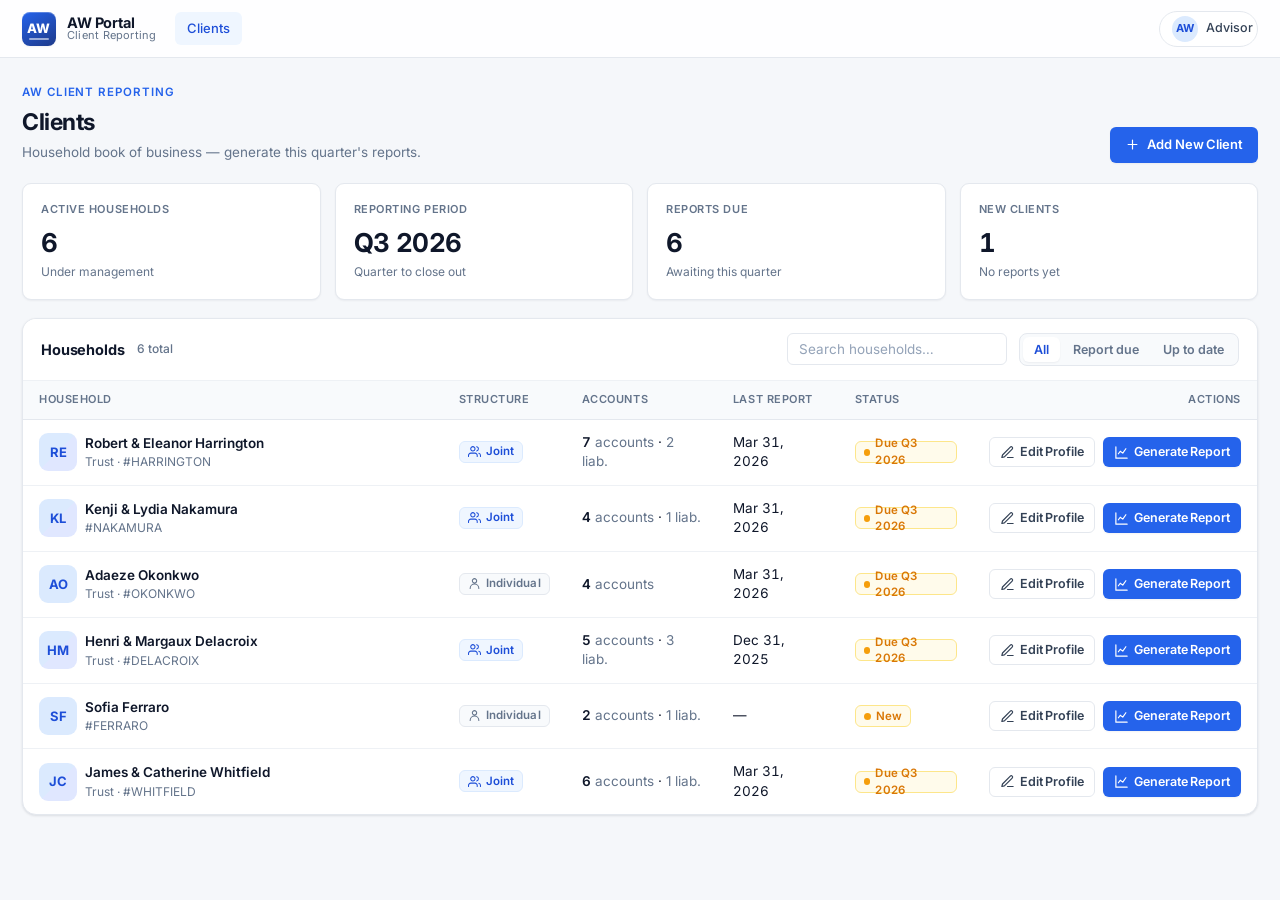
<file: design_handoff/terminal-calculator-interface/project/index.html>
<!DOCTYPE html>
<html lang="en">
<head>
  <meta charset="UTF-8" />
  <meta name="viewport" content="width=device-width, initial-scale=1.0" />
  <title>Clients · AW Portal</title>
  <link rel="preconnect" href="https://fonts.googleapis.com" />
  <link rel="preconnect" href="https://fonts.gstatic.com" crossorigin />
  <link href="https://fonts.googleapis.com/css2?family=Inter:wght@400;500;600;700;800&display=swap" rel="stylesheet" />
  <link rel="stylesheet" href="styles.css" />
</head>
<body>
  <div id="chrome"></div>

  <main class="wrap">
    <!-- Page header -->
    <div class="page-head">
      <div class="titles">
        <div class="eyebrow">AW Client Reporting</div>
        <h1 class="page-title">Clients</h1>
        <p class="page-sub" id="sub">Household book of business — generate this quarter's reports.</p>
      </div>
      <a class="btn btn-primary" href="client.html"><span id="addIcon"></span>Add New Client</a>
    </div>

    <!-- KPI strip -->
    <div class="grid g4" id="kpis" style="margin-bottom:18px"></div>

    <!-- Client table -->
    <div class="section" style="margin-bottom:0">
      <div class="section-head">
        <h3>Households</h3>
        <span class="hint" id="count"></span>
        <div class="spacer"></div>
        <input class="input" id="search" type="search" placeholder="Search households…" style="width:220px;height:32px" />
        <div class="seg" id="filterSeg">
          <button data-f="all" class="on">All</button>
          <button data-f="due">Report due</button>
          <button data-f="done">Up to date</button>
        </div>
      </div>
      <table class="table">
        <thead>
          <tr>
            <th style="width:34%">Household</th>
            <th>Structure</th>
            <th>Accounts</th>
            <th>Last report</th>
            <th>Status</th>
            <th style="text-align:right">Actions</th>
          </tr>
        </thead>
        <tbody id="rows"></tbody>
      </table>
    </div>
  </main>

  <script src="data.js"></script>
  <script src="app.js"></script>
  <script>
    document.getElementById("chrome").innerHTML = AW.topbar("clients");
    document.getElementById("addIcon").innerHTML = AW.icon("plus");

    const RQ = AW.dates.currentReportingQuarter(); // e.g. {label:"Q1 2026", date:"2026-03-31"}
    let filter = "all";
    let query = "";

    function accountCount(c) {
      return (c.retirement[1] || []).length + (c.retirement[2] || []).length + (c.nonRetirement || []).length;
    }
    // "due" = no report dated within the current reporting quarter
    function isDue(c) {
      if (!c.lastReportDate) return true;
      return new Date(c.lastReportDate) < new Date(RQ.date);
    }

    function kpis(clients) {
      const total = clients.length;
      const due = clients.filter(isDue).length;
      const newClients = clients.filter((c) => !c.lastReportDate).length;
      const card = (label, value, sub, tone) => `
        <div class="card card-pad">
          <div class="lbl" style="color:var(--muted);text-transform:uppercase;letter-spacing:.05em;font-size:11px">${label}</div>
          <div style="font-size:26px;font-weight:700;letter-spacing:-.02em;margin-top:6px" class="tnum">${value}</div>
          <div class="muted" style="font-size:12px;margin-top:2px">${sub}</div>
        </div>`;
      document.getElementById("kpis").innerHTML =
        card("Active households", total, "Under management") +
        card("Reporting period", RQ.label, "Quarter to close out") +
        card("Reports due", due, due ? "Awaiting this quarter" : "All caught up") +
        card("New clients", newClients, "No reports yet");
    }

    function render() {
      const clients = AW.store.listClients();
      kpis(clients);
      document.getElementById("count").textContent = clients.length + " total";

      const shown = clients.filter((c) => {
        if (query && !AW.who.displayName(c).toLowerCase().includes(query)) return false;
        if (filter === "due") return isDue(c);
        if (filter === "done") return !isDue(c);
        return true;
      });

      const rows = document.getElementById("rows");
      if (!shown.length) {
        rows.innerHTML = `<tr><td colspan="6"><div class="empty">
          <div>${AW.icon("users", 40)}</div><h4>No households here</h4>
          <p>${query ? "No names match “" + query + "”." : "Try a different filter."}</p></div></td></tr>`;
        return;
      }

      rows.innerHTML = shown.map((c) => {
        const due = isDue(c);
        const dual = c.married && c.client2;
        const initials = dual
          ? AW.fmt.initials(c.client1)[0] + AW.fmt.initials(c.client2)[0]
          : AW.fmt.initials(c.client1);
        const structure = dual
          ? `<span class="tag tag-blue">${AW.icon("users", 13)} Joint</span>`
          : `<span class="tag tag-gray">${AW.icon("user", 13)} Individual</span>`;
        const status = !c.lastReportDate
          ? `<span class="tag tag-amber"><span class="dot dot-amber"></span> New</span>`
          : due
          ? `<span class="tag tag-amber"><span class="dot dot-amber"></span> Due ${RQ.label}</span>`
          : `<span class="tag tag-green"><span class="dot dot-green"></span> Filed ${RQ.label}</span>`;

        return `<tr>
          <td>
            <div class="row gap-sm">
              <span class="avatar ${dual ? "dual" : ""}">${initials.toUpperCase()}</span>
              <div>
                <div class="nm">${AW.who.displayName(c)}</div>
                <div class="sub">${c.trust && c.trust.exists ? "Trust · " : ""}${c.id.replace("c-", "#").toUpperCase()}</div>
              </div>
            </div>
          </td>
          <td>${structure}</td>
          <td><span class="tnum" style="font-weight:600">${accountCount(c)}</span> <span class="muted">accounts</span>${
            (c.liabilities || []).length ? ` · <span class="muted">${c.liabilities.length} liab.</span>` : ""
          }</td>
          <td class="tnum">${AW.dates.pretty(c.lastReportDate)}</td>
          <td>${status}</td>
          <td>
            <div class="row gap-sm" style="justify-content:flex-end">
              <a class="btn btn-ghost btn-sm" href="client.html?id=${c.id}">${AW.icon("edit", 14)} Edit Profile</a>
              <a class="btn btn-primary btn-sm" href="report.html?id=${c.id}">${AW.icon("chart", 14)} Generate Report</a>
            </div>
          </td>
        </tr>`;
      }).join("");
    }

    document.getElementById("filterSeg").addEventListener("click", (e) => {
      const b = e.target.closest("button"); if (!b) return;
      filter = b.dataset.f;
      [...e.currentTarget.children].forEach((x) => x.classList.toggle("on", x === b));
      render();
    });

    document.getElementById("search").addEventListener("input", (e) => {
      query = e.target.value.trim().toLowerCase();
      render();
    });

    render();
  </script>
</body>
</html>
</file>
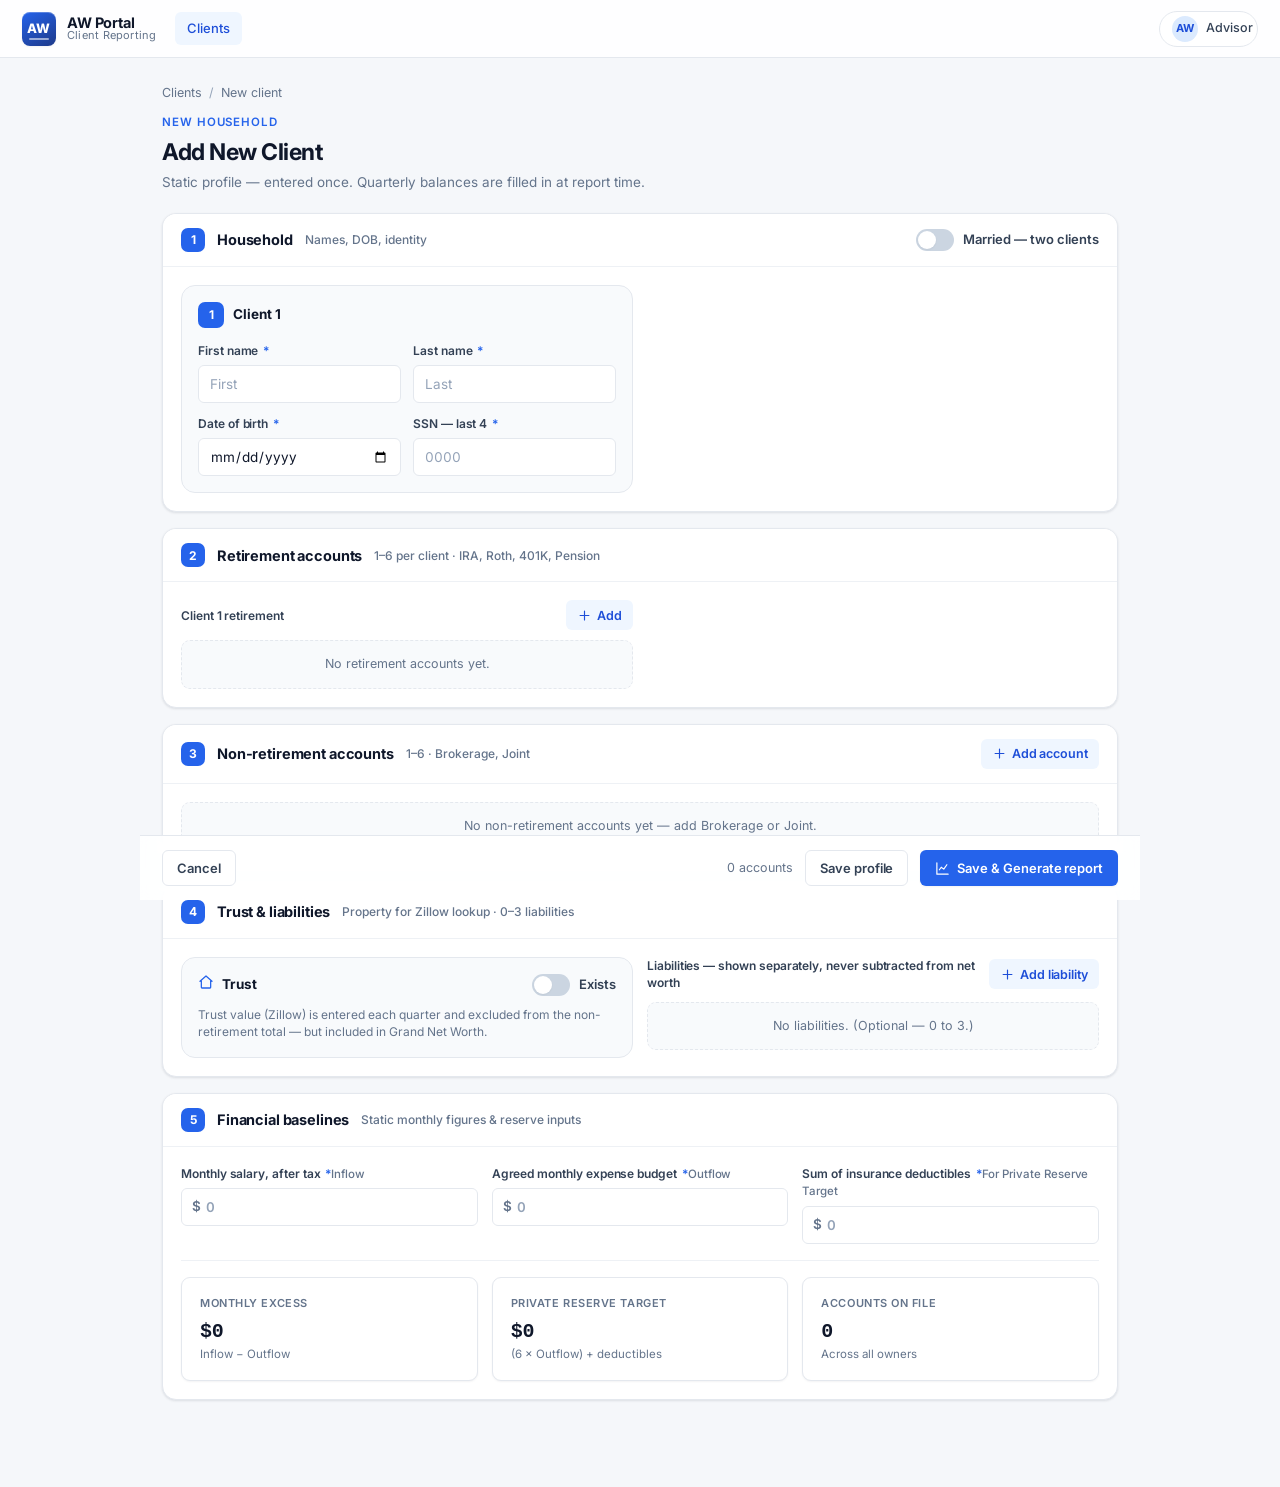
<file: aw_portal/static/client.html>
<!DOCTYPE html>
<html lang="en">
<head>
  <meta charset="UTF-8" />
  <meta name="viewport" content="width=device-width, initial-scale=1.0" />
  <title>Client Profile · AW Portal</title>
  <link rel="preconnect" href="https://fonts.googleapis.com" />
  <link rel="preconnect" href="https://fonts.gstatic.com" crossorigin />
  <link href="https://fonts.googleapis.com/css2?family=Inter:wght@400;500;600;700;800&display=swap" rel="stylesheet" />
  <link rel="stylesheet" href="styles.css" />
  <style>
    .form-wrap { max-width: 1000px; }
    /* account / liability builder rows */
    .builder { display: flex; flex-direction: column; gap: 10px; }
    .builder-row {
      display: grid; align-items: end; gap: 10px;
      padding: 12px; border: 1px solid var(--line); border-radius: var(--r);
      background: var(--field-bg);
    }
    .builder-row.ret  { grid-template-columns: 26px 1fr 1fr 38px; }
    .builder-row.nonret { grid-template-columns: 26px 1.2fr 1fr 1fr 38px; }
    .builder-row.liab { grid-template-columns: 26px 1fr 1fr 38px; }
    .builder-row .idx {
      width: 24px; height: 24px; border-radius: 6px; background: var(--blue-100);
      color: var(--blue-700); font-weight: 700; font-size: 12px; display: grid; place-items: center;
      margin-bottom: 7px;
    }
    .builder-row .del {
      width: 36px; height: 38px; border: 1px solid var(--line); border-radius: var(--r-sm);
      background: #fff; color: var(--muted); display: grid; place-items: center; cursor: pointer;
      transition: background .12s, color .12s, border-color .12s;
    }
    .builder-row .del:hover { background: var(--red-50); color: var(--red-600); border-color: #fecaca; }
    .builder-empty {
      padding: 14px; border: 1px dashed var(--line); border-radius: var(--r); text-align: center;
      color: var(--muted); font-size: 12.5px; background: var(--field-bg);
    }
    .spouse-col { background: var(--field-bg); border: 1px solid var(--line); border-radius: var(--r-lg); padding: 16px; }
    .spouse-col > .col-head { display:flex; align-items:center; gap:9px; margin-bottom: 14px; }
    .spouse-col .col-head .badge { width:26px;height:26px;border-radius:7px;background:var(--blue-600);color:#fff;display:grid;place-items:center;font-weight:700;font-size:12px; }
    .spouse-col .col-head b { font-size: 13.5px; }
    .spouse-col .col-head .age { font-size:12px;color:var(--muted);font-weight:600; }
    .save-bar {
      position: sticky; bottom: 0; z-index: 30;
      background: rgba(255,255,255,.9); backdrop-filter: blur(8px);
      border-top: 1px solid var(--line); margin: 22px -22px -80px;
      padding: 14px 22px; display: flex; align-items: center; gap: 12px;
    }
    .save-bar .summary { font-size: 12.5px; color: var(--muted); }
    .field-mini label { font-size: 11px; color: var(--muted); font-weight: 600; }
    @media (max-width: 880px){
      .builder-row.ret, .builder-row.nonret, .builder-row.liab { grid-template-columns: 1fr 1fr; }
      .builder-row .idx { grid-column: 1 / -1; }
      .builder-row .del { grid-column: 1 / -1; width: 100%; }
    }
  </style>
</head>
<body>
  <div id="chrome"></div>

  <main class="wrap form-wrap">
    <div class="crumbs">
      <a href="index.html">Clients</a><span class="sep">/</span><span id="crumbName">New client</span>
    </div>

    <div class="page-head">
      <div class="titles">
        <div class="eyebrow" id="eyebrow">New household</div>
        <h1 class="page-title" id="title">Add New Client</h1>
        <p class="page-sub">Static profile — entered once. Quarterly balances are filled in at report time.</p>
      </div>
    </div>

    <form id="form" novalidate>
      <!-- 1. Household ------------------------------------------------>
      <section class="section">
        <div class="section-head">
          <span class="badge-step">1</span>
          <h3>Household</h3>
          <span class="hint">Names, DOB, identity</span>
          <div class="spacer"></div>
          <label class="switch">
            <input type="checkbox" id="married" />
            <span class="track"></span>
            <span class="switch-lbl">Married — two clients</span>
          </label>
        </div>
        <div class="section-body">
          <div class="grid g2" id="clientCols"></div>
        </div>
      </section>

      <!-- 2. Retirement accounts ------------------------------------->
      <section class="section">
        <div class="section-head">
          <span class="badge-step">2</span>
          <h3>Retirement accounts</h3>
          <span class="hint">1–6 per client · IRA, Roth, 401K, Pension</span>
        </div>
        <div class="section-body">
          <div class="grid g2">
            <div>
              <div class="row between" style="margin-bottom:10px">
                <div class="lbl" id="ret1Label">Client 1 retirement</div>
                <button type="button" class="btn btn-subtle btn-sm" data-add="ret1"></button>
              </div>
              <div class="builder" id="ret1"></div>
            </div>
            <div id="ret2Wrap">
              <div class="row between" style="margin-bottom:10px">
                <div class="lbl" id="ret2Label">Client 2 retirement</div>
                <button type="button" class="btn btn-subtle btn-sm" data-add="ret2"></button>
              </div>
              <div class="builder" id="ret2"></div>
            </div>
          </div>
        </div>
      </section>

      <!-- 3. Non-retirement accounts --------------------------------->
      <section class="section">
        <div class="section-head">
          <span class="badge-step">3</span>
          <h3>Non-retirement accounts</h3>
          <span class="hint">1–6 · Brokerage, Joint</span>
          <div class="spacer"></div>
          <button type="button" class="btn btn-subtle btn-sm" data-add="nonret"></button>
        </div>
        <div class="section-body">
          <div class="builder" id="nonret"></div>
        </div>
      </section>

      <!-- 4. Trust & Liabilities ------------------------------------->
      <section class="section">
        <div class="section-head">
          <span class="badge-step">4</span>
          <h3>Trust &amp; liabilities</h3>
          <span class="hint">Property for Zillow lookup · 0–3 liabilities</span>
        </div>
        <div class="section-body">
          <div class="grid g2" style="align-items:start">
            <div class="spouse-col">
              <div class="row between" style="margin-bottom:6px">
                <div class="row gap-sm"><span style="color:var(--blue-600)" id="trustIcon"></span><b style="font-size:13.5px">Trust</b></div>
                <label class="switch">
                  <input type="checkbox" id="trustExists" />
                  <span class="track"></span>
                  <span class="switch-lbl">Exists</span>
                </label>
              </div>
              <div class="field" id="trustAddrField" style="margin-top:10px;display:none">
                <label>Property address <span class="sublbl">— used for manual Zillow lookup at report time</span></label>
                <textarea class="input" id="trustAddress" rows="2" placeholder="123 Main St, City, ST 00000"></textarea>
                <div class="err-msg">Enter the property address.</div>
              </div>
              <p class="muted" id="trustHint" style="font-size:12px;margin-top:10px">Trust value (Zillow) is entered each quarter and excluded from the non-retirement total — but included in Grand Net Worth.</p>
            </div>

            <div>
              <div class="row between" style="margin-bottom:10px">
                <div class="lbl">Liabilities <span class="sublbl">— shown separately, never subtracted from net worth</span></div>
                <button type="button" class="btn btn-subtle btn-sm" data-add="liab"></button>
              </div>
              <div class="builder" id="liab"></div>
            </div>
          </div>
        </div>
      </section>

      <!-- 5. Financial baselines ------------------------------------->
      <section class="section">
        <div class="section-head">
          <span class="badge-step">5</span>
          <h3>Financial baselines</h3>
          <span class="hint">Static monthly figures &amp; reserve inputs</span>
        </div>
        <div class="section-body">
          <div class="grid g3">
            <div class="field" id="f-inflow">
              <label>Monthly salary, after tax <span class="req">*</span><span class="sublbl">Inflow</span></label>
              <div class="input-affix"><span class="affix">$</span><input class="input cur" id="inflow" inputmode="numeric" placeholder="0" /></div>
              <div class="err-msg">Required.</div>
            </div>
            <div class="field" id="f-outflow">
              <label>Agreed monthly expense budget <span class="req">*</span><span class="sublbl">Outflow</span></label>
              <div class="input-affix"><span class="affix">$</span><input class="input cur" id="outflow" inputmode="numeric" placeholder="0" /></div>
              <div class="err-msg">Required.</div>
            </div>
            <div class="field" id="f-deductibles">
              <label>Sum of insurance deductibles <span class="req">*</span><span class="sublbl">For Private Reserve Target</span></label>
              <div class="input-affix"><span class="affix">$</span><input class="input cur" id="deductibles" inputmode="numeric" placeholder="0" /></div>
              <div class="err-msg">Required.</div>
            </div>
          </div>
          <div class="divider"></div>
          <div class="grid g3">
            <div class="card card-pad">
              <div class="lbl muted" style="font-size:11px;text-transform:uppercase;letter-spacing:.05em">Monthly excess</div>
              <div class="mono" id="prevExcess" style="font-size:20px;font-weight:700;margin-top:5px">$0</div>
              <div class="muted" style="font-size:11.5px">Inflow − Outflow</div>
            </div>
            <div class="card card-pad">
              <div class="lbl muted" style="font-size:11px;text-transform:uppercase;letter-spacing:.05em">Private Reserve Target</div>
              <div class="mono" id="prevReserve" style="font-size:20px;font-weight:700;margin-top:5px">$0</div>
              <div class="muted" style="font-size:11.5px">(6 × Outflow) + deductibles</div>
            </div>
            <div class="card card-pad">
              <div class="lbl muted" style="font-size:11px;text-transform:uppercase;letter-spacing:.05em">Accounts on file</div>
              <div class="mono" id="prevAccts" style="font-size:20px;font-weight:700;margin-top:5px">0</div>
              <div class="muted" style="font-size:11.5px">Across all owners</div>
            </div>
          </div>
        </div>
      </section>

      <!-- Save bar -->
      <div class="save-bar">
        <a href="index.html" class="btn btn-ghost">Cancel</a>
        <div class="spacer" style="flex:1"></div>
        <span class="summary" id="saveSummary"></span>
        <button type="button" class="btn btn-ghost" id="saveOnly">Save profile</button>
        <button type="submit" class="btn btn-primary" id="saveGen"></button>
      </div>
    </form>
  </main>

  <script src="data.js"></script>
  <script src="app.js"></script>
  <script src="client-form.js"></script>
</body>
</html>
</file>
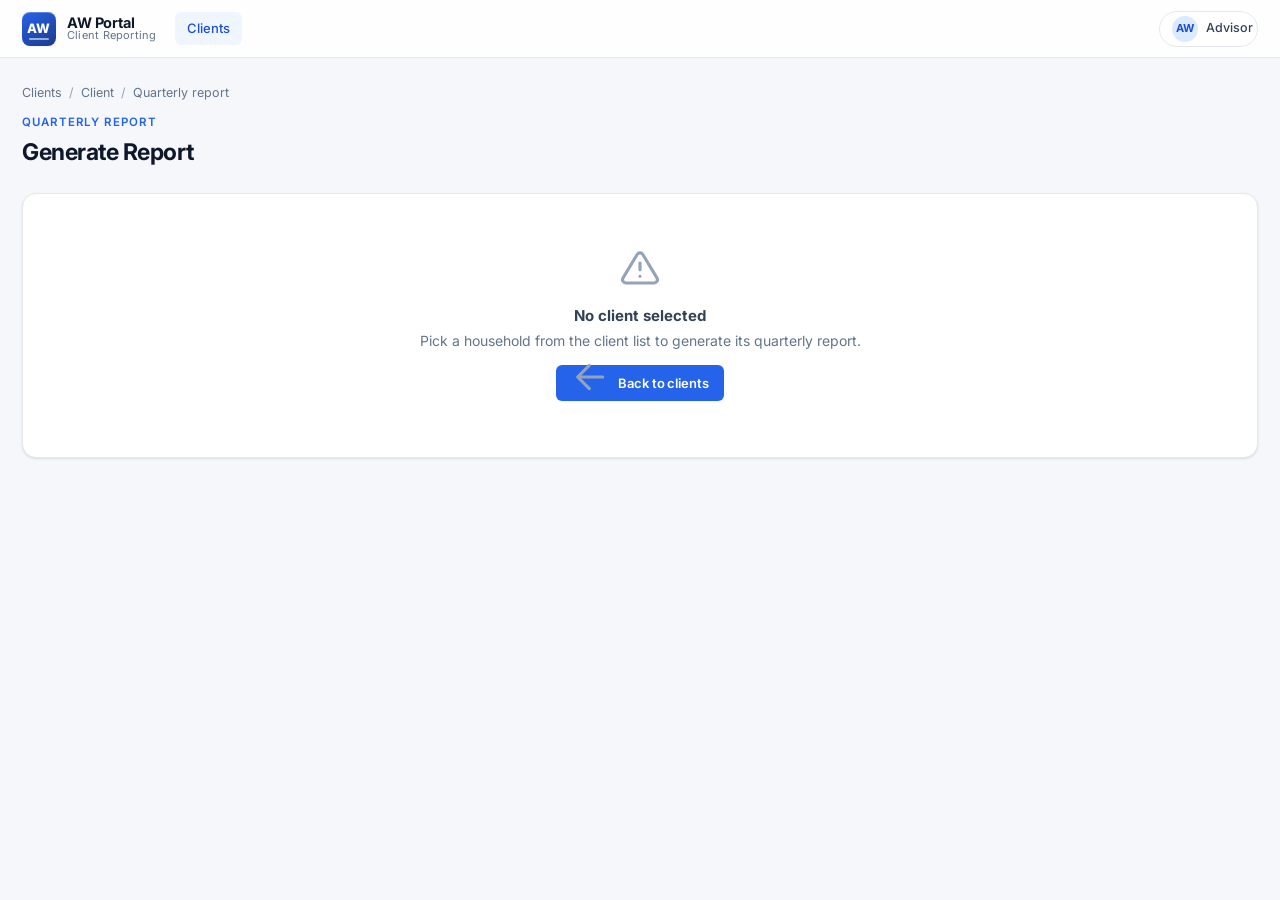
<file: aw_portal/static/report.html>
<!DOCTYPE html>
<html lang="en">
<head>
  <meta charset="UTF-8" />
  <meta name="viewport" content="width=device-width, initial-scale=1.0" />
  <title>Quarterly Report · AW Portal</title>
  <link rel="preconnect" href="https://fonts.googleapis.com" />
  <link rel="preconnect" href="https://fonts.gstatic.com" crossorigin />
  <link href="https://fonts.googleapis.com/css2?family=Inter:wght@400;500;600;700;800&display=swap" rel="stylesheet" />
  <link rel="stylesheet" href="styles.css" />
  <link rel="stylesheet" href="report.css" />
</head>
<body>
  <div id="chrome"></div>

  <main class="wrap" id="page">
    <div class="crumbs">
      <a href="index.html">Clients</a><span class="sep">/</span>
      <a id="crumbClient" href="#">Client</a><span class="sep">/</span><span>Quarterly report</span>
    </div>

    <!-- Page header -->
    <div class="page-head">
      <div class="titles">
        <div class="eyebrow" id="eyebrow">Quarterly report</div>
        <h1 class="page-title" id="title">Generate Report</h1>
        <p class="page-sub" id="sub"></p>
      </div>
      <div class="row gap-sm" id="headTools"></div>
    </div>

    <!-- Layout-variation switcher (explores calc-panel placement) -->
    <div class="vbar" id="vbar">
      <span class="vbar-lbl">Live calc panel</span>
      <div class="seg" id="layoutSeg">
        <button data-l="sidebar" class="on">Sidebar</button>
        <button data-l="bottom">Pinned bar</button>
        <button data-l="top">Summary cards</button>
      </div>
      <span class="vbar-note">Try each placement — the form &amp; math are identical.</span>
      <div class="spacer"></div>
      <span class="vbar-meta" id="completeMeta"></span>
    </div>

    <!-- App body — report.js renders entry form / calc panel / result here -->
    <div id="reportRoot"></div>
  </main>

  <script src="data.js"></script>
  <script src="app.js"></script>
  <script src="report.js"></script>
</body>
</html>
</file>
<file: design_handoff/terminal-calculator-interface/project/styles.css>
/* ============================================================
   AW Client Report Portal — Design System
   Royal-blue, data-dense-but-balanced, all sans-serif.
   Plain CSS. No framework.
   ============================================================ */

/* ---------- Tokens ---------- */
:root {
  /* Brand blue scale */
  --blue-900: #172554;
  --blue-800: #1e3a8a;
  --blue-700: #1d4ed8;
  --blue-600: #2563eb;   /* primary */
  --blue-500: #3b82f6;
  --blue-200: #bfdbfe;
  --blue-100: #dbeafe;
  --blue-50:  #eff6ff;

  /* Neutrals (cool slate) */
  --ink:      #0f172a;
  --ink-2:    #334155;
  --muted:    #64748b;
  --muted-2:  #94a3b8;
  --line:     #e4e8ee;
  --line-2:   #eef1f5;
  --bg:       #f5f7fa;
  --card:     #ffffff;
  --field:    #ffffff;
  --field-bg: #f8fafc;

  /* Semantic */
  --green-600: #059669;
  --green-50:  #ecfdf5;
  --red-600:   #dc2626;
  --red-50:    #fef2f2;
  --amber-600: #d97706;
  --amber-500: #f59e0b;
  --amber-50:  #fffbeb;

  /* Radius / shadow */
  --r-sm: 6px;
  --r:    9px;
  --r-lg: 14px;
  --shadow-sm: 0 1px 2px rgba(15,23,42,.05);
  --shadow:    0 1px 3px rgba(15,23,42,.07), 0 1px 2px rgba(15,23,42,.04);
  --shadow-md: 0 4px 14px rgba(15,23,42,.08), 0 2px 4px rgba(15,23,42,.04);
  --shadow-lg: 0 18px 48px rgba(15,23,42,.16);

  --fs-mono: "SF Mono", ui-monospace, "Roboto Mono", Menlo, monospace;
  --maxw: 1340px;
}

/* ---------- Reset ---------- */
*, *::before, *::after { box-sizing: border-box; }
html { -webkit-text-size-adjust: 100%; }
body {
  margin: 0;
  font-family: "Inter", -apple-system, BlinkMacSystemFont, "Segoe UI", Helvetica, Arial, sans-serif;
  color: var(--ink);
  background: var(--bg);
  font-size: 14px;
  line-height: 1.45;
  -webkit-font-smoothing: antialiased;
  text-rendering: optimizeLegibility;
}
h1,h2,h3,h4,p { margin: 0; }
button { font-family: inherit; cursor: pointer; }
a { color: inherit; text-decoration: none; }
.tnum { font-variant-numeric: tabular-nums; }
.mono { font-family: var(--fs-mono); font-variant-numeric: tabular-nums; letter-spacing: -.01em; }

/* ============================================================
   App shell
   ============================================================ */
.topbar {
  position: sticky; top: 0; z-index: 40;
  height: 58px;
  background: rgba(255,255,255,.86);
  backdrop-filter: saturate(160%) blur(10px);
  border-bottom: 1px solid var(--line);
  display: flex; align-items: center; gap: 18px;
  padding: 0 22px;
}
.topbar .spacer { flex: 1; }

/* Logo / wordmark */
.brand { display: flex; align-items: center; gap: 11px; }
.brand .mark {
  width: 34px; height: 34px; border-radius: 8px;
  background: linear-gradient(150deg, var(--blue-600), var(--blue-800));
  display: grid; place-items: center;
  color: #fff; font-weight: 800; font-size: 13px; letter-spacing: .02em;
  box-shadow: inset 0 1px 0 rgba(255,255,255,.25), var(--shadow-sm);
  position: relative;
}
.brand .mark::after {
  content: ""; position: absolute; left: 7px; right: 7px; bottom: 6px;
  height: 2px; border-radius: 2px; background: rgba(255,255,255,.55);
}
.brand .name { display: flex; flex-direction: column; line-height: 1.05; }
.brand .name b { font-weight: 700; font-size: 14.5px; letter-spacing: -.01em; }
.brand .name span { font-size: 11px; color: var(--muted); letter-spacing: .02em; }

.topbar-links { display: flex; align-items: center; gap: 4px; }
.topbar-links a {
  padding: 7px 12px; border-radius: var(--r-sm); font-size: 13px;
  color: var(--muted); font-weight: 500;
}
.topbar-links a:hover { background: var(--blue-50); color: var(--blue-700); }
.topbar-links a.active { background: var(--blue-50); color: var(--blue-700); }

.userchip {
  display: flex; align-items: center; gap: 8px;
  padding: 4px 4px 4px 12px; border: 1px solid var(--line);
  border-radius: 999px; font-size: 12.5px; color: var(--ink-2); font-weight: 500;
  background: #fff;
}
.userchip .av {
  width: 26px; height: 26px; border-radius: 999px;
  background: var(--blue-100); color: var(--blue-700);
  display: grid; place-items: center; font-weight: 700; font-size: 11px;
}

/* Page container */
.wrap { max-width: var(--maxw); margin: 0 auto; padding: 26px 22px 80px; }
.wrap-narrow { max-width: 1060px; }

/* Page header */
.page-head { display: flex; align-items: flex-end; gap: 16px; margin-bottom: 20px; }
.page-head .titles { flex: 1; min-width: 0; }
.eyebrow {
  font-size: 11.5px; font-weight: 600; letter-spacing: .08em; text-transform: uppercase;
  color: var(--blue-600); margin-bottom: 5px;
}
.page-title { font-size: 23px; font-weight: 700; letter-spacing: -.02em; }
.page-sub { color: var(--muted); font-size: 13.5px; margin-top: 4px; }

/* Breadcrumb */
.crumbs { display: flex; align-items: center; gap: 7px; font-size: 12.5px; color: var(--muted); margin-bottom: 12px; }
.crumbs a:hover { color: var(--blue-700); }
.crumbs .sep { color: var(--muted-2); }

/* ============================================================
   Buttons
   ============================================================ */
.btn {
  display: inline-flex; align-items: center; justify-content: center; gap: 7px;
  height: 36px; padding: 0 14px; border-radius: var(--r-sm);
  font-size: 13px; font-weight: 600; letter-spacing: -.005em;
  border: 1px solid transparent; background: #fff; color: var(--ink-2);
  white-space: nowrap; transition: background .12s, border-color .12s, box-shadow .12s, color .12s, transform .04s;
}
.btn:active { transform: translateY(.5px); }
.btn .ic { width: 15px; height: 15px; display: block; }
.btn-primary { background: var(--blue-600); color: #fff; box-shadow: var(--shadow-sm); }
.btn-primary:hover { background: var(--blue-700); }
.btn-ghost { border-color: var(--line); color: var(--ink-2); }
.btn-ghost:hover { background: var(--field-bg); border-color: var(--muted-2); }
.btn-subtle { background: var(--blue-50); color: var(--blue-700); }
.btn-subtle:hover { background: var(--blue-100); }
.btn-danger-ghost { border-color: var(--line); color: var(--red-600); }
.btn-danger-ghost:hover { background: var(--red-50); border-color: #fecaca; }
.btn-sm { height: 30px; padding: 0 10px; font-size: 12.5px; gap: 5px; }
.btn-xs { height: 26px; padding: 0 8px; font-size: 11.5px; gap: 4px; border-radius: 5px; }
.btn-icon { width: 32px; padding: 0; }
.btn[disabled] { opacity: .5; cursor: not-allowed; }
.btn-block { width: 100%; }

/* ============================================================
   Cards & panels
   ============================================================ */
.card {
  background: var(--card); border: 1px solid var(--line);
  border-radius: var(--r); box-shadow: var(--shadow-sm);
}
.card-pad { padding: 18px; }
.section {
  background: var(--card); border: 1px solid var(--line);
  border-radius: var(--r-lg); box-shadow: var(--shadow); overflow: hidden;
  margin-bottom: 16px;
}
.section-head {
  display: flex; align-items: center; gap: 12px;
  padding: 14px 18px; border-bottom: 1px solid var(--line-2);
  background: linear-gradient(var(--card), var(--card)) padding-box;
}
.section-head .badge-step {
  width: 24px; height: 24px; border-radius: 7px; flex: none;
  background: var(--blue-600); color: #fff; font-weight: 700; font-size: 12px;
  display: grid; place-items: center;
}
.section-head h3 { font-size: 14.5px; font-weight: 700; letter-spacing: -.01em; }
.section-head .hint { font-size: 12px; color: var(--muted); font-weight: 500; white-space: nowrap; }
.section-head .spacer { flex: 1; }
.section-body { padding: 18px; }

/* ============================================================
   Tags / badges / pills
   ============================================================ */
.tag {
  display: inline-flex; align-items: center; gap: 5px;
  height: 22px; padding: 0 8px; border-radius: 6px;
  font-size: 11.5px; font-weight: 600; letter-spacing: .01em;
  background: var(--field-bg); color: var(--ink-2); border: 1px solid var(--line);
}
.tag-blue  { background: var(--blue-50);  color: var(--blue-700);  border-color: var(--blue-100); }
.tag-green { background: var(--green-50); color: var(--green-600); border-color: #d1fae5; }
.tag-amber { background: var(--amber-50); color: var(--amber-600); border-color: #fde68a; }
.tag-gray  { background: var(--field-bg); color: var(--muted); }
.dot { width: 7px; height: 7px; border-radius: 999px; background: var(--muted-2); }
.dot-green { background: var(--green-600); }
.dot-amber { background: var(--amber-500); }
.dot-blue  { background: var(--blue-600); }

/* ============================================================
   Forms
   ============================================================ */
.field { display: flex; flex-direction: column; gap: 6px; }
.field > label, .lbl {
  font-size: 12px; font-weight: 600; color: var(--ink-2); letter-spacing: -.005em;
}
.field .req { color: var(--blue-600); margin-left: 2px; }
.field .sublbl { font-size: 11.5px; color: var(--muted); font-weight: 500; }
.input, .select, textarea.input {
  height: 38px; padding: 0 11px; width: 100%;
  border: 1px solid var(--line); border-radius: var(--r-sm);
  background: var(--field); color: var(--ink); font-size: 13.5px; font-family: inherit;
  transition: border-color .12s, box-shadow .12s, background .12s;
}
textarea.input { height: auto; padding: 9px 11px; resize: vertical; line-height: 1.4; }
.input:focus, .select:focus, textarea.input:focus {
  outline: none; border-color: var(--blue-500);
  box-shadow: 0 0 0 3px rgba(37,99,235,.13);
}
.input::placeholder { color: var(--muted-2); }
.input:disabled, .input[readonly] {
  background: var(--field-bg); color: var(--ink-2); cursor: default;
}
.select {
  appearance: none;
  background-image: url("data:image/svg+xml,%3Csvg xmlns='http://www.w3.org/2000/svg' width='14' height='14' viewBox='0 0 24 24' fill='none' stroke='%2364748b' stroke-width='2.4' stroke-linecap='round'%3E%3Cpath d='M6 9l6 6 6-6'/%3E%3C/svg%3E");
  background-repeat: no-repeat; background-position: right 10px center; padding-right: 30px;
}
.field-err .input, .field-err .select { border-color: #f0a5a5; background: #fffafa; }
.field-err .input:focus { box-shadow: 0 0 0 3px rgba(220,38,38,.12); }
.err-msg { font-size: 11.5px; color: var(--red-600); font-weight: 500; display: none; }
.field-err .err-msg { display: block; }

/* currency / prefixed input */
.input-affix { position: relative; display: flex; align-items: center; }
.input-affix .affix {
  position: absolute; left: 11px; color: var(--muted); font-size: 13.5px; font-weight: 600;
  pointer-events: none;
}
.input-affix .input { padding-left: 24px; font-variant-numeric: tabular-nums; font-weight: 600; }
.input-affix.affix-pct .affix { left: auto; right: 12px; }
.input-affix.affix-pct .input { padding-left: 11px; padding-right: 28px; }

/* grid helpers */
.grid { display: grid; gap: 14px; }
.g2 { grid-template-columns: repeat(2, 1fr); }
.g3 { grid-template-columns: repeat(3, 1fr); }
.g4 { grid-template-columns: repeat(4, 1fr); }
.row { display: flex; gap: 12px; align-items: center; }
.row-wrap { flex-wrap: wrap; }
.between { justify-content: space-between; }
.gap-sm { gap: 8px; }
@media (max-width: 880px){ .g2,.g3,.g4 { grid-template-columns: 1fr; } }

/* toggle (spouse / exists) */
.switch { display: inline-flex; align-items: center; gap: 9px; cursor: pointer; user-select: none; }
.switch input { display: none; }
.switch .track {
  width: 38px; height: 22px; border-radius: 999px; background: #cbd5e1;
  position: relative; transition: background .15s; flex: none;
}
.switch .track::after {
  content: ""; position: absolute; top: 2px; left: 2px;
  width: 18px; height: 18px; border-radius: 999px; background: #fff;
  box-shadow: var(--shadow-sm); transition: transform .15s;
}
.switch input:checked + .track { background: var(--blue-600); }
.switch input:checked + .track::after { transform: translateX(16px); }
.switch .switch-lbl { font-size: 13px; font-weight: 600; color: var(--ink-2); }

/* segmented control */
.seg { display: inline-flex; background: var(--field-bg); border: 1px solid var(--line); border-radius: 8px; padding: 3px; gap: 2px; }
.seg button {
  border: 0; background: transparent; color: var(--muted);
  font-size: 12.5px; font-weight: 600; padding: 5px 11px; border-radius: 6px;
  transition: background .12s, color .12s;
}
.seg button:hover { color: var(--ink-2); }
.seg button.on { background: #fff; color: var(--blue-700); box-shadow: var(--shadow-sm); }

/* ============================================================
   Tables
   ============================================================ */
.table { width: 100%; border-collapse: collapse; }
.table th {
  text-align: left; font-size: 11px; font-weight: 600; letter-spacing: .05em;
  text-transform: uppercase; color: var(--muted); padding: 11px 16px;
  border-bottom: 1px solid var(--line); background: var(--field-bg);
}
.table th.num, .table td.num { text-align: right; font-variant-numeric: tabular-nums; }
.table td { padding: 13px 16px; border-bottom: 1px solid var(--line-2); font-size: 13.5px; vertical-align: middle; }
.table tr:last-child td { border-bottom: 0; }
.table tbody tr { transition: background .1s; }
.table tbody tr:hover { background: var(--blue-50); }
.table .nm { font-weight: 600; color: var(--ink); white-space: nowrap; }
.table .sub { font-size: 12px; color: var(--muted); white-space: nowrap; }

/* ============================================================
   Misc
   ============================================================ */
.divider { height: 1px; background: var(--line-2); margin: 16px 0; }
.muted { color: var(--muted); }
.kbd { font-family: var(--fs-mono); font-size: 11px; background: var(--field-bg); border: 1px solid var(--line); border-bottom-width: 2px; border-radius: 5px; padding: 1px 5px; color: var(--ink-2); }
.empty { text-align: center; padding: 54px 20px; color: var(--muted); }
.empty .ic { width: 40px; height: 40px; margin: 0 auto 12px; color: var(--muted-2); }
.empty h4 { font-size: 15px; color: var(--ink-2); margin-bottom: 4px; }

/* avatar (initials) */
.avatar {
  width: 38px; height: 38px; border-radius: 9px; flex: none;
  display: grid; place-items: center; font-weight: 700; font-size: 13px;
  background: var(--blue-100); color: var(--blue-700);
}
.avatar.dual { background: linear-gradient(135deg, var(--blue-100) 50%, #e0e7ff 50%); }

/* toast */
.toast-wrap { position: fixed; right: 18px; bottom: 18px; z-index: 90; display: flex; flex-direction: column; gap: 8px; }
.toast {
  background: var(--ink); color: #fff; padding: 11px 15px; border-radius: 9px;
  font-size: 13px; font-weight: 500; box-shadow: var(--shadow-lg);
  display: flex; align-items: center; gap: 9px; animation: toastIn .22s ease;
}
.toast .ic { width: 16px; height: 16px; color: var(--blue-200); }
@keyframes toastIn { from { opacity: 0; transform: translateY(8px); } }

/* a11y: visible keyboard focus */
.btn:focus-visible, a:focus-visible, .seg button:focus-visible,
.lockbtn:focus-visible, .uselast:focus-visible, .del:focus-visible {
  outline: 2px solid var(--blue-500); outline-offset: 2px;
}
.switch input:focus-visible + .track { box-shadow: 0 0 0 3px rgba(37,99,235,.25); }

/* motion preference */
@media (prefers-reduced-motion: reduce) {
  *, *::before, *::after { animation-duration: .01ms !important; transition-duration: .01ms !important; }
}

/* modal */
.modal-back { position: fixed; inset: 0; background: rgba(15,23,42,.4); z-index: 80; display: grid; place-items: center; padding: 20px; animation: fade .15s; }
@keyframes fade { from { opacity: 0; } }
.modal { background: #fff; border-radius: var(--r-lg); box-shadow: var(--shadow-lg); width: 100%; max-width: 440px; overflow: hidden; }
.modal-head { padding: 18px 20px 0; }
.modal-head h3 { font-size: 16px; font-weight: 700; }
.modal-body { padding: 12px 20px 18px; color: var(--ink-2); font-size: 13.5px; }
.modal-foot { padding: 14px 20px; background: var(--field-bg); border-top: 1px solid var(--line-2); display: flex; justify-content: flex-end; gap: 8px; }
</file>
<file: aw_portal/static/styles.css>
/* ============================================================
   AW Client Report Portal — Design System
   Royal-blue, data-dense-but-balanced, all sans-serif.
   Plain CSS. No framework.
   ============================================================ */

/* ---------- Tokens ---------- */
:root {
  /* Brand blue scale */
  --blue-900: #172554;
  --blue-800: #1e3a8a;
  --blue-700: #1d4ed8;
  --blue-600: #2563eb;   /* primary */
  --blue-500: #3b82f6;
  --blue-200: #bfdbfe;
  --blue-100: #dbeafe;
  --blue-50:  #eff6ff;

  /* Neutrals (cool slate) */
  --ink:      #0f172a;
  --ink-2:    #334155;
  --muted:    #64748b;
  --muted-2:  #94a3b8;
  --line:     #e4e8ee;
  --line-2:   #eef1f5;
  --bg:       #f5f7fa;
  --card:     #ffffff;
  --field:    #ffffff;
  --field-bg: #f8fafc;

  /* Semantic */
  --green-600: #059669;
  --green-50:  #ecfdf5;
  --red-600:   #dc2626;
  --red-50:    #fef2f2;
  --amber-600: #d97706;
  --amber-500: #f59e0b;
  --amber-50:  #fffbeb;

  /* Radius / shadow */
  --r-sm: 6px;
  --r:    9px;
  --r-lg: 14px;
  --shadow-sm: 0 1px 2px rgba(15,23,42,.05);
  --shadow:    0 1px 3px rgba(15,23,42,.07), 0 1px 2px rgba(15,23,42,.04);
  --shadow-md: 0 4px 14px rgba(15,23,42,.08), 0 2px 4px rgba(15,23,42,.04);
  --shadow-lg: 0 18px 48px rgba(15,23,42,.16);

  --fs-mono: "SF Mono", ui-monospace, "Roboto Mono", Menlo, monospace;
  --maxw: 1340px;
}

/* ---------- Reset ---------- */
*, *::before, *::after { box-sizing: border-box; }
html { -webkit-text-size-adjust: 100%; }
body {
  margin: 0;
  font-family: "Inter", -apple-system, BlinkMacSystemFont, "Segoe UI", Helvetica, Arial, sans-serif;
  color: var(--ink);
  background: var(--bg);
  font-size: 14px;
  line-height: 1.45;
  -webkit-font-smoothing: antialiased;
  text-rendering: optimizeLegibility;
}
h1,h2,h3,h4,p { margin: 0; }
button { font-family: inherit; cursor: pointer; }
a { color: inherit; text-decoration: none; }
.tnum { font-variant-numeric: tabular-nums; }
.mono { font-family: var(--fs-mono); font-variant-numeric: tabular-nums; letter-spacing: -.01em; }

/* ============================================================
   App shell
   ============================================================ */
.topbar {
  position: sticky; top: 0; z-index: 40;
  height: 58px;
  background: rgba(255,255,255,.86);
  backdrop-filter: saturate(160%) blur(10px);
  border-bottom: 1px solid var(--line);
  display: flex; align-items: center; gap: 18px;
  padding: 0 22px;
}
.topbar .spacer { flex: 1; }

/* Logo / wordmark */
.brand { display: flex; align-items: center; gap: 11px; }
.brand .mark {
  width: 34px; height: 34px; border-radius: 8px;
  background: linear-gradient(150deg, var(--blue-600), var(--blue-800));
  display: grid; place-items: center;
  color: #fff; font-weight: 800; font-size: 13px; letter-spacing: .02em;
  box-shadow: inset 0 1px 0 rgba(255,255,255,.25), var(--shadow-sm);
  position: relative;
}
.brand .mark::after {
  content: ""; position: absolute; left: 7px; right: 7px; bottom: 6px;
  height: 2px; border-radius: 2px; background: rgba(255,255,255,.55);
}
.brand .name { display: flex; flex-direction: column; line-height: 1.05; }
.brand .name b { font-weight: 700; font-size: 14.5px; letter-spacing: -.01em; }
.brand .name span { font-size: 11px; color: var(--muted); letter-spacing: .02em; }

.topbar-links { display: flex; align-items: center; gap: 4px; }
.topbar-links a {
  padding: 7px 12px; border-radius: var(--r-sm); font-size: 13px;
  color: var(--muted); font-weight: 500;
}
.topbar-links a:hover { background: var(--blue-50); color: var(--blue-700); }
.topbar-links a.active { background: var(--blue-50); color: var(--blue-700); }

.userchip {
  display: flex; align-items: center; gap: 8px;
  padding: 4px 4px 4px 12px; border: 1px solid var(--line);
  border-radius: 999px; font-size: 12.5px; color: var(--ink-2); font-weight: 500;
  background: #fff;
}
.userchip .av {
  width: 26px; height: 26px; border-radius: 999px;
  background: var(--blue-100); color: var(--blue-700);
  display: grid; place-items: center; font-weight: 700; font-size: 11px;
}

/* Page container */
.wrap { max-width: var(--maxw); margin: 0 auto; padding: 26px 22px 80px; }
.wrap-narrow { max-width: 1060px; }

/* Page header */
.page-head { display: flex; align-items: flex-end; gap: 16px; margin-bottom: 20px; }
.page-head .titles { flex: 1; min-width: 0; }
.eyebrow {
  font-size: 11.5px; font-weight: 600; letter-spacing: .08em; text-transform: uppercase;
  color: var(--blue-600); margin-bottom: 5px;
}
.page-title { font-size: 23px; font-weight: 700; letter-spacing: -.02em; }
.page-sub { color: var(--muted); font-size: 13.5px; margin-top: 4px; }

/* Breadcrumb */
.crumbs { display: flex; align-items: center; gap: 7px; font-size: 12.5px; color: var(--muted); margin-bottom: 12px; }
.crumbs a:hover { color: var(--blue-700); }
.crumbs .sep { color: var(--muted-2); }

/* ============================================================
   Buttons
   ============================================================ */
.btn {
  display: inline-flex; align-items: center; justify-content: center; gap: 7px;
  height: 36px; padding: 0 14px; border-radius: var(--r-sm);
  font-size: 13px; font-weight: 600; letter-spacing: -.005em;
  border: 1px solid transparent; background: #fff; color: var(--ink-2);
  white-space: nowrap; transition: background .12s, border-color .12s, box-shadow .12s, color .12s, transform .04s;
}
.btn:active { transform: translateY(.5px); }
.btn .ic { width: 15px; height: 15px; display: block; }
.btn-primary { background: var(--blue-600); color: #fff; box-shadow: var(--shadow-sm); }
.btn-primary:hover { background: var(--blue-700); }
.btn-ghost { border-color: var(--line); color: var(--ink-2); }
.btn-ghost:hover { background: var(--field-bg); border-color: var(--muted-2); }
.btn-subtle { background: var(--blue-50); color: var(--blue-700); }
.btn-subtle:hover { background: var(--blue-100); }
.btn-danger-ghost { border-color: var(--line); color: var(--red-600); }
.btn-danger-ghost:hover { background: var(--red-50); border-color: #fecaca; }
.btn-sm { height: 30px; padding: 0 10px; font-size: 12.5px; gap: 5px; }
.btn-xs { height: 26px; padding: 0 8px; font-size: 11.5px; gap: 4px; border-radius: 5px; }
.btn-icon { width: 32px; padding: 0; }
.btn[disabled] { opacity: .5; cursor: not-allowed; }
.btn-block { width: 100%; }

/* ============================================================
   Cards & panels
   ============================================================ */
.card {
  background: var(--card); border: 1px solid var(--line);
  border-radius: var(--r); box-shadow: var(--shadow-sm);
}
.card-pad { padding: 18px; }
.section {
  background: var(--card); border: 1px solid var(--line);
  border-radius: var(--r-lg); box-shadow: var(--shadow); overflow: hidden;
  margin-bottom: 16px;
}
.section-head {
  display: flex; align-items: center; gap: 12px;
  padding: 14px 18px; border-bottom: 1px solid var(--line-2);
  background: linear-gradient(var(--card), var(--card)) padding-box;
}
.section-head .badge-step {
  width: 24px; height: 24px; border-radius: 7px; flex: none;
  background: var(--blue-600); color: #fff; font-weight: 700; font-size: 12px;
  display: grid; place-items: center;
}
.section-head h3 { font-size: 14.5px; font-weight: 700; letter-spacing: -.01em; }
.section-head .hint { font-size: 12px; color: var(--muted); font-weight: 500; white-space: nowrap; }
.section-head .spacer { flex: 1; }
.section-body { padding: 18px; }

/* ============================================================
   Tags / badges / pills
   ============================================================ */
.tag {
  display: inline-flex; align-items: center; gap: 5px;
  height: 22px; padding: 0 8px; border-radius: 6px;
  font-size: 11.5px; font-weight: 600; letter-spacing: .01em;
  background: var(--field-bg); color: var(--ink-2); border: 1px solid var(--line);
}
.tag-blue  { background: var(--blue-50);  color: var(--blue-700);  border-color: var(--blue-100); }
.tag-green { background: var(--green-50); color: var(--green-600); border-color: #d1fae5; }
.tag-amber { background: var(--amber-50); color: var(--amber-600); border-color: #fde68a; }
.tag-gray  { background: var(--field-bg); color: var(--muted); }
.dot { width: 7px; height: 7px; border-radius: 999px; background: var(--muted-2); }
.dot-green { background: var(--green-600); }
.dot-amber { background: var(--amber-500); }
.dot-blue  { background: var(--blue-600); }

/* ============================================================
   Forms
   ============================================================ */
.field { display: flex; flex-direction: column; gap: 6px; }
.field > label, .lbl {
  font-size: 12px; font-weight: 600; color: var(--ink-2); letter-spacing: -.005em;
}
.field .req { color: var(--blue-600); margin-left: 2px; }
.field .sublbl { font-size: 11.5px; color: var(--muted); font-weight: 500; }
.input, .select, textarea.input {
  height: 38px; padding: 0 11px; width: 100%;
  border: 1px solid var(--line); border-radius: var(--r-sm);
  background: var(--field); color: var(--ink); font-size: 13.5px; font-family: inherit;
  transition: border-color .12s, box-shadow .12s, background .12s;
}
textarea.input { height: auto; padding: 9px 11px; resize: vertical; line-height: 1.4; }
.input:focus, .select:focus, textarea.input:focus {
  outline: none; border-color: var(--blue-500);
  box-shadow: 0 0 0 3px rgba(37,99,235,.13);
}
.input::placeholder { color: var(--muted-2); }
.input:disabled, .input[readonly] {
  background: var(--field-bg); color: var(--ink-2); cursor: default;
}
.select {
  appearance: none;
  background-image: url("data:image/svg+xml,%3Csvg xmlns='http://www.w3.org/2000/svg' width='14' height='14' viewBox='0 0 24 24' fill='none' stroke='%2364748b' stroke-width='2.4' stroke-linecap='round'%3E%3Cpath d='M6 9l6 6 6-6'/%3E%3C/svg%3E");
  background-repeat: no-repeat; background-position: right 10px center; padding-right: 30px;
}
.field-err .input, .field-err .select { border-color: #f0a5a5; background: #fffafa; }
.field-err .input:focus { box-shadow: 0 0 0 3px rgba(220,38,38,.12); }
.err-msg { font-size: 11.5px; color: var(--red-600); font-weight: 500; display: none; }
.field-err .err-msg { display: block; }

/* currency / prefixed input */
.input-affix { position: relative; display: flex; align-items: center; }
.input-affix .affix {
  position: absolute; left: 11px; color: var(--muted); font-size: 13.5px; font-weight: 600;
  pointer-events: none;
}
.input-affix .input { padding-left: 24px; font-variant-numeric: tabular-nums; font-weight: 600; }
.input-affix.affix-pct .affix { left: auto; right: 12px; }
.input-affix.affix-pct .input { padding-left: 11px; padding-right: 28px; }

/* grid helpers */
.grid { display: grid; gap: 14px; }
.g2 { grid-template-columns: repeat(2, 1fr); }
.g3 { grid-template-columns: repeat(3, 1fr); }
.g4 { grid-template-columns: repeat(4, 1fr); }
.row { display: flex; gap: 12px; align-items: center; }
.row-wrap { flex-wrap: wrap; }
.between { justify-content: space-between; }
.gap-sm { gap: 8px; }
@media (max-width: 880px){ .g2,.g3,.g4 { grid-template-columns: 1fr; } }

/* toggle (spouse / exists) */
.switch { display: inline-flex; align-items: center; gap: 9px; cursor: pointer; user-select: none; }
.switch input { display: none; }
.switch .track {
  width: 38px; height: 22px; border-radius: 999px; background: #cbd5e1;
  position: relative; transition: background .15s; flex: none;
}
.switch .track::after {
  content: ""; position: absolute; top: 2px; left: 2px;
  width: 18px; height: 18px; border-radius: 999px; background: #fff;
  box-shadow: var(--shadow-sm); transition: transform .15s;
}
.switch input:checked + .track { background: var(--blue-600); }
.switch input:checked + .track::after { transform: translateX(16px); }
.switch .switch-lbl { font-size: 13px; font-weight: 600; color: var(--ink-2); }

/* segmented control */
.seg { display: inline-flex; background: var(--field-bg); border: 1px solid var(--line); border-radius: 8px; padding: 3px; gap: 2px; }
.seg button {
  border: 0; background: transparent; color: var(--muted);
  font-size: 12.5px; font-weight: 600; padding: 5px 11px; border-radius: 6px;
  transition: background .12s, color .12s;
}
.seg button:hover { color: var(--ink-2); }
.seg button.on { background: #fff; color: var(--blue-700); box-shadow: var(--shadow-sm); }

/* ============================================================
   Tables
   ============================================================ */
.table { width: 100%; border-collapse: collapse; }
.table th {
  text-align: left; font-size: 11px; font-weight: 600; letter-spacing: .05em;
  text-transform: uppercase; color: var(--muted); padding: 11px 16px;
  border-bottom: 1px solid var(--line); background: var(--field-bg);
}
.table th.num, .table td.num { text-align: right; font-variant-numeric: tabular-nums; }
.table td { padding: 13px 16px; border-bottom: 1px solid var(--line-2); font-size: 13.5px; vertical-align: middle; }
.table tr:last-child td { border-bottom: 0; }
.table tbody tr { transition: background .1s; }
.table tbody tr:hover { background: var(--blue-50); }
.table .nm { font-weight: 600; color: var(--ink); white-space: nowrap; }
.table .sub { font-size: 12px; color: var(--muted); white-space: nowrap; }

/* ============================================================
   Misc
   ============================================================ */
.divider { height: 1px; background: var(--line-2); margin: 16px 0; }
.muted { color: var(--muted); }
.kbd { font-family: var(--fs-mono); font-size: 11px; background: var(--field-bg); border: 1px solid var(--line); border-bottom-width: 2px; border-radius: 5px; padding: 1px 5px; color: var(--ink-2); }
.empty { text-align: center; padding: 54px 20px; color: var(--muted); }
.empty .ic { width: 40px; height: 40px; margin: 0 auto 12px; color: var(--muted-2); }
.empty h4 { font-size: 15px; color: var(--ink-2); margin-bottom: 4px; }

/* avatar (initials) */
.avatar {
  width: 38px; height: 38px; border-radius: 9px; flex: none;
  display: grid; place-items: center; font-weight: 700; font-size: 13px;
  background: var(--blue-100); color: var(--blue-700);
}
.avatar.dual { background: linear-gradient(135deg, var(--blue-100) 50%, #e0e7ff 50%); }

/* toast */
.toast-wrap { position: fixed; right: 18px; bottom: 18px; z-index: 90; display: flex; flex-direction: column; gap: 8px; }
.toast {
  background: var(--ink); color: #fff; padding: 11px 15px; border-radius: 9px;
  font-size: 13px; font-weight: 500; box-shadow: var(--shadow-lg);
  display: flex; align-items: center; gap: 9px; animation: toastIn .22s ease;
}
.toast .ic { width: 16px; height: 16px; color: var(--blue-200); }
@keyframes toastIn { from { opacity: 0; transform: translateY(8px); } }

/* a11y: visible keyboard focus */
.btn:focus-visible, a:focus-visible, .seg button:focus-visible,
.lockbtn:focus-visible, .uselast:focus-visible, .del:focus-visible {
  outline: 2px solid var(--blue-500); outline-offset: 2px;
}
.switch input:focus-visible + .track { box-shadow: 0 0 0 3px rgba(37,99,235,.25); }

/* motion preference */
@media (prefers-reduced-motion: reduce) {
  *, *::before, *::after { animation-duration: .01ms !important; transition-duration: .01ms !important; }
}

/* modal */
.modal-back { position: fixed; inset: 0; background: rgba(15,23,42,.4); z-index: 80; display: grid; place-items: center; padding: 20px; animation: fade .15s; }
@keyframes fade { from { opacity: 0; } }
.modal { background: #fff; border-radius: var(--r-lg); box-shadow: var(--shadow-lg); width: 100%; max-width: 440px; overflow: hidden; }
.modal-head { padding: 18px 20px 0; }
.modal-head h3 { font-size: 16px; font-weight: 700; }
.modal-body { padding: 12px 20px 18px; color: var(--ink-2); font-size: 13.5px; }
.modal-foot { padding: 14px 20px; background: var(--field-bg); border-top: 1px solid var(--line-2); display: flex; justify-content: flex-end; gap: 8px; }
</file>
<file: aw_portal/static/report.css>
/* ============================================================
   report.css — Quarterly report entry, live calc panel, result
   Layout variations: sidebar / pinned bottom bar / top summary cards
   ============================================================ */

/* variation switcher bar */
.vbar {
  display: flex; align-items: center; gap: 12px;
  padding: 10px 14px; margin-bottom: 16px;
  background: linear-gradient(var(--blue-50), var(--blue-50)) padding-box;
  border: 1px solid var(--blue-100); border-radius: var(--r);
}
.vbar-lbl { font-size: 12px; font-weight: 700; color: var(--blue-700); letter-spacing: -.01em; }
.vbar-note { font-size: 12px; color: var(--muted); }
.vbar-meta { font-size: 12.5px; font-weight: 600; color: var(--ink-2); }
.vbar .spacer { flex: 1; }
@media (max-width: 760px){ .vbar-note { display: none; } }

/* ---- layout scaffolds ---- */
.layout-sidebar { display: grid; grid-template-columns: 1fr 332px; gap: 18px; align-items: start; }
.layout-sidebar .calc-host { position: sticky; top: 74px; }
.layout-top .calc-host { margin-bottom: 16px; position: sticky; top: 66px; z-index: 20; }
.layout-bottom { padding-bottom: 96px; }
@media (max-width: 1040px){ .layout-sidebar { grid-template-columns: 1fr; } .layout-sidebar .calc-host { position: static; } }

/* ============================================================
   Entry form
   ============================================================ */
.report-section { margin-bottom: 16px; }
.sacs-badge, .tcc-badge {
  display: inline-flex; align-items: center; gap: 6px; height: 22px; padding: 0 9px;
  border-radius: 6px; font-size: 11px; font-weight: 700; letter-spacing: .04em;
}
.sacs-badge { background: var(--blue-600); color: #fff; }
.tcc-badge { background: var(--ink); color: #fff; }
.section-desc { font-size: 12.5px; color: var(--muted); }

/* field grids inside report */
.entry-grid { display: grid; grid-template-columns: repeat(2, 1fr); gap: 12px; }
.entry-grid.one { grid-template-columns: 1fr; }
@media (max-width: 880px){ .entry-grid { grid-template-columns: 1fr; } }

/* ---- static (read-only-by-default, override) field ---- */
.sfield {
  border: 1px solid var(--line); border-radius: var(--r); padding: 11px 13px;
  background: var(--field-bg); display: flex; flex-direction: column; gap: 7px;
}
.sfield .top { display: flex; align-items: center; gap: 8px; }
.sfield .top .lbl { font-size: 12px; font-weight: 600; color: var(--ink-2); flex: 1; }
.sfield .lockbtn {
  display: inline-flex; align-items: center; gap: 5px; height: 24px; padding: 0 8px;
  border-radius: 6px; border: 1px solid var(--line); background: #fff; color: var(--muted);
  font-size: 11px; font-weight: 600; cursor: pointer; transition: all .12s;
}
.sfield .lockbtn:hover { border-color: var(--blue-200); color: var(--blue-700); background: var(--blue-50); }
.sfield.unlocked { background: #fff; border-color: var(--blue-200); }
.sfield.unlocked .lockbtn { background: var(--blue-600); color: #fff; border-color: var(--blue-600); }
.sfield .val { font-family: var(--fs-mono); font-size: 16px; font-weight: 700; color: var(--ink); font-variant-numeric: tabular-nums; }
.sfield .val.muted { color: var(--muted-2); }
.sfield .editrow { display: none; }
.sfield.unlocked .editrow { display: block; }
.sfield.unlocked .val { display: none; }
.sfield .ovr-tag { font-size: 10.5px; font-weight: 700; color: var(--amber-600); letter-spacing: .03em; }

/* ---- dynamic balance field ---- */
.bfield {
  border: 1px solid var(--line); border-radius: var(--r); padding: 12px 13px;
  background: #fff; display: flex; flex-direction: column; gap: 8px;
  transition: border-color .15s, box-shadow .15s, background .15s;
}
.bfield .head { display: flex; align-items: flex-start; gap: 8px; }
.bfield .head .meta { flex: 1; min-width: 0; }
.bfield .head .label { font-size: 13px; font-weight: 600; color: var(--ink); letter-spacing: -.005em; }
.bfield .head .ctx { font-size: 11.5px; color: var(--muted); margin-top: 1px; }
.bfield .head .pill {
  font-size: 10px; font-weight: 700; letter-spacing: .03em; text-transform: uppercase;
  padding: 2px 6px; border-radius: 5px; background: var(--field-bg); color: var(--muted); flex: none;
}
.bfield .pill.c1 { background: var(--blue-50); color: var(--blue-700); }
.bfield .pill.c2 { background: #eef2ff; color: #4f46e5; }
.bfield .pill.nr { background: #f0fdfa; color: #0d9488; }
.bfield .pill.tr { background: var(--amber-50); color: var(--amber-600); }
.bfield .pill.rs { background: var(--blue-50); color: var(--blue-700); }
.bfield .input-affix .input { font-size: 15px; height: 40px; }
.bfield .lastrow { display: flex; align-items: center; gap: 8px; min-height: 22px; }
.bfield .lasthint { font-size: 11.5px; color: var(--muted); }
.bfield .lasthint b { color: var(--ink-2); font-family: var(--fs-mono); font-weight: 600; }
.bfield .uselast {
  display: inline-flex; align-items: center; gap: 4px; height: 22px; padding: 0 8px;
  border-radius: 5px; border: 1px solid var(--blue-100); background: var(--blue-50);
  color: var(--blue-700); font-size: 11px; font-weight: 600; cursor: pointer; transition: all .12s;
}
.bfield .uselast:hover { background: var(--blue-100); }
.bfield .delta { font-size: 11px; font-weight: 600; font-family: var(--fs-mono); }
.bfield .delta.up { color: var(--green-600); }
.bfield .delta.down { color: var(--red-600); }
/* required-but-empty highlight */
.bfield.missing { border-color: #f0a5a5; background: #fffafa; box-shadow: 0 0 0 3px rgba(220,38,38,.07); }
.bfield.filled { border-color: #bbf7d0; }
.bfield.filled .check { color: var(--green-600); }
.bfield .check { display: none; }
.bfield.filled .check { display: inline-flex; }

/* progress strip in section head */
.prog { display: inline-flex; align-items: center; gap: 7px; font-size: 12px; color: var(--muted); font-weight: 600; }
.prog .bar { width: 76px; height: 6px; border-radius: 3px; background: var(--line); overflow: hidden; }
.prog .bar span { display: block; height: 100%; background: var(--blue-600); transition: width .25s; border-radius: 3px; }

/* ============================================================
   Live calc panel
   ============================================================ */
.calc {
  background: var(--card); border: 1px solid var(--line); border-radius: var(--r-lg);
  box-shadow: var(--shadow); overflow: hidden;
}
.calc .calc-head {
  padding: 13px 16px; border-bottom: 1px solid var(--line-2);
  display: flex; align-items: center; gap: 9px;
  background: linear-gradient(135deg, var(--blue-700), var(--blue-600)); color: #fff;
}
.calc .calc-head .ic { color: #fff; }
.calc .calc-head h3 { font-size: 13.5px; font-weight: 700; flex: 1; }
.calc .calc-head .live { display: inline-flex; align-items: center; gap: 5px; font-size: 10.5px; font-weight: 700; letter-spacing: .04em; opacity: .92; }
.calc .calc-head .live .blip { width: 7px; height: 7px; border-radius: 999px; background: #86efac; box-shadow: 0 0 0 0 rgba(134,239,172,.7); animation: blip 1.8s infinite; }
@keyframes blip { 0%{ box-shadow: 0 0 0 0 rgba(134,239,172,.6);} 70%{ box-shadow: 0 0 0 6px rgba(134,239,172,0);} 100%{ box-shadow:0 0 0 0 rgba(134,239,172,0);} }

.calc-body { padding: 8px 16px 14px; }
.cline { display: flex; align-items: baseline; justify-content: space-between; gap: 10px; padding: 8px 0; border-bottom: 1px solid var(--line-2); }
.cline:last-child { border-bottom: 0; }
.cline .k { font-size: 12.5px; color: var(--ink-2); }
.cline .k .sub { display: block; font-size: 10.5px; color: var(--muted-2); margin-top: 1px; }
.cline .v { font-family: var(--fs-mono); font-size: 13.5px; font-weight: 600; color: var(--ink); font-variant-numeric: tabular-nums; white-space: nowrap; }
.cline.sub-line { padding-left: 12px; }
.cline.sub-line .k { color: var(--muted); }
.cline.total { margin-top: 4px; padding: 12px; background: var(--blue-50); border: 1px solid var(--blue-100); border-radius: var(--r); border-bottom: 1px solid var(--blue-100); }
.cline.total .k { font-weight: 700; color: var(--blue-800); font-size: 13px; }
.cline.total .v { font-size: 18px; font-weight: 800; color: var(--blue-700); }
.cline .v.pos { color: var(--green-600); }
.cline .v.neg { color: var(--red-600); }
.calc-group-label { font-size: 10.5px; font-weight: 700; letter-spacing: .06em; text-transform: uppercase; color: var(--muted-2); padding: 12px 0 2px; }
.calc-note { font-size: 11px; color: var(--muted); padding: 10px 12px; background: var(--field-bg); border-radius: var(--r-sm); margin-top: 10px; display: flex; gap: 7px; }
.calc-note .ic { flex: none; color: var(--muted-2); width: 14px; height: 14px; margin-top: 1px; }

/* reserve gauge */
.gauge { margin-top: 4px; }
.gauge .bar { height: 8px; border-radius: 4px; background: var(--line); overflow: hidden; position: relative; }
.gauge .bar span { display: block; height: 100%; border-radius: 4px; transition: width .3s, background .3s; }
.gauge .row { display: flex; justify-content: space-between; margin-top: 5px; font-size: 10.5px; color: var(--muted); }

/* generate button row inside panel */
.calc-cta { padding: 12px 16px; border-top: 1px solid var(--line-2); background: var(--field-bg); }
.calc-cta .why { font-size: 11px; color: var(--amber-600); font-weight: 600; margin-top: 8px; text-align: center; display: flex; align-items: center; justify-content: center; gap: 5px; }
.calc-cta .why.ok { color: var(--green-600); }

/* ---- pinned bottom bar variant ---- */
.calc-dock {
  position: fixed; left: 0; right: 0; bottom: 0; z-index: 45;
  background: rgba(255,255,255,.94); backdrop-filter: blur(10px);
  border-top: 1px solid var(--line); box-shadow: 0 -6px 24px rgba(15,23,42,.07);
}
.calc-dock .inner { max-width: var(--maxw); margin: 0 auto; padding: 11px 22px; display: flex; align-items: center; gap: 18px; }
.dock-stat { display: flex; flex-direction: column; gap: 1px; }
.dock-stat .k { font-size: 10px; font-weight: 700; letter-spacing: .04em; text-transform: uppercase; color: var(--muted); }
.dock-stat .v { font-family: var(--fs-mono); font-size: 16px; font-weight: 700; color: var(--ink); font-variant-numeric: tabular-nums; }
.dock-stat .v.grand { color: var(--blue-700); }
.dock-stat .v.pos { color: var(--green-600); }
.dock-divider { width: 1px; align-self: stretch; background: var(--line); }
.calc-dock .spacer { flex: 1; }
.dock-prog { display: flex; flex-direction: column; gap: 4px; align-items: flex-end; }
.dock-prog .lbl { font-size: 11px; color: var(--muted); font-weight: 600; }
@media (max-width: 980px){ .dock-stat.opt { display: none; } }

/* ---- top summary cards variant ---- */
.calc-cards { display: grid; grid-template-columns: repeat(4, 1fr); gap: 12px; }
.ccard { background: var(--card); border: 1px solid var(--line); border-radius: var(--r); padding: 13px 15px; box-shadow: var(--shadow-sm); }
.ccard .k { font-size: 10.5px; font-weight: 700; letter-spacing: .04em; text-transform: uppercase; color: var(--muted); }
.ccard .v { font-family: var(--fs-mono); font-size: 21px; font-weight: 800; color: var(--ink); margin-top: 5px; font-variant-numeric: tabular-nums; }
.ccard .s { font-size: 11px; color: var(--muted); margin-top: 1px; }
.ccard.accent { background: linear-gradient(135deg, var(--blue-700), var(--blue-600)); border-color: transparent; }
.ccard.accent .k { color: rgba(255,255,255,.8); }
.ccard.accent .v { color: #fff; }
.ccard.accent .s { color: rgba(255,255,255,.85); }
.ccard .v.pos { color: var(--green-600); }
.calc-cards-foot { grid-column: 1 / -1; display: flex; align-items: center; gap: 14px; padding-top: 2px; }
@media (max-width: 1040px){ .calc-cards { grid-template-columns: repeat(2, 1fr); } }
@media (max-width: 560px){ .calc-cards { grid-template-columns: 1fr; } }

/* ============================================================
   Result / success state
   ============================================================ */
.result-hero {
  background: linear-gradient(135deg, var(--blue-700), var(--blue-800)); color: #fff;
  border-radius: var(--r-lg); padding: 26px 26px; box-shadow: var(--shadow-md); margin-bottom: 18px;
  position: relative; overflow: hidden;
}
.result-hero::after { content: ""; position: absolute; right: -40px; top: -40px; width: 200px; height: 200px; border-radius: 999px; background: rgba(255,255,255,.06); }
.result-hero .check-badge { width: 46px; height: 46px; border-radius: 12px; background: rgba(255,255,255,.16); display: grid; place-items: center; margin-bottom: 14px; }
.result-hero h2 { font-size: 22px; font-weight: 700; letter-spacing: -.02em; }
.result-hero p { color: rgba(255,255,255,.82); font-size: 13.5px; margin-top: 4px; }
.result-hero .summary-row { display: flex; gap: 28px; margin-top: 20px; flex-wrap: wrap; }
.result-hero .summary-row .k { font-size: 11px; text-transform: uppercase; letter-spacing: .05em; color: rgba(255,255,255,.7); font-weight: 700; }
.result-hero .summary-row .v { font-family: var(--fs-mono); font-size: 19px; font-weight: 700; margin-top: 3px; }
.dl-grid { display: grid; grid-template-columns: 1fr 1fr 1fr; gap: 12px; margin-bottom: 18px; }
@media (max-width: 760px){ .dl-grid { grid-template-columns: 1fr; } }
.dlcard {
  border: 1px solid var(--line); border-radius: var(--r); padding: 16px; background: #fff;
  display: flex; flex-direction: column; gap: 12px; box-shadow: var(--shadow-sm);
}
.dlcard .ic-wrap { width: 38px; height: 38px; border-radius: 9px; display: grid; place-items: center; }
.dlcard.sacs .ic-wrap { background: var(--blue-50); color: var(--blue-700); }
.dlcard.tcc .ic-wrap { background: #f1f5f9; color: var(--ink); }
.dlcard.canva .ic-wrap { background: #f0fdfa; color: #0d9488; }
.dlcard h4 { font-size: 14px; font-weight: 700; }
.dlcard p { font-size: 12px; color: var(--muted); flex: 1; }

/* history table */
.hist-q { font-weight: 700; }
.hist-empty { color: var(--muted); font-size: 13px; }
</file>
